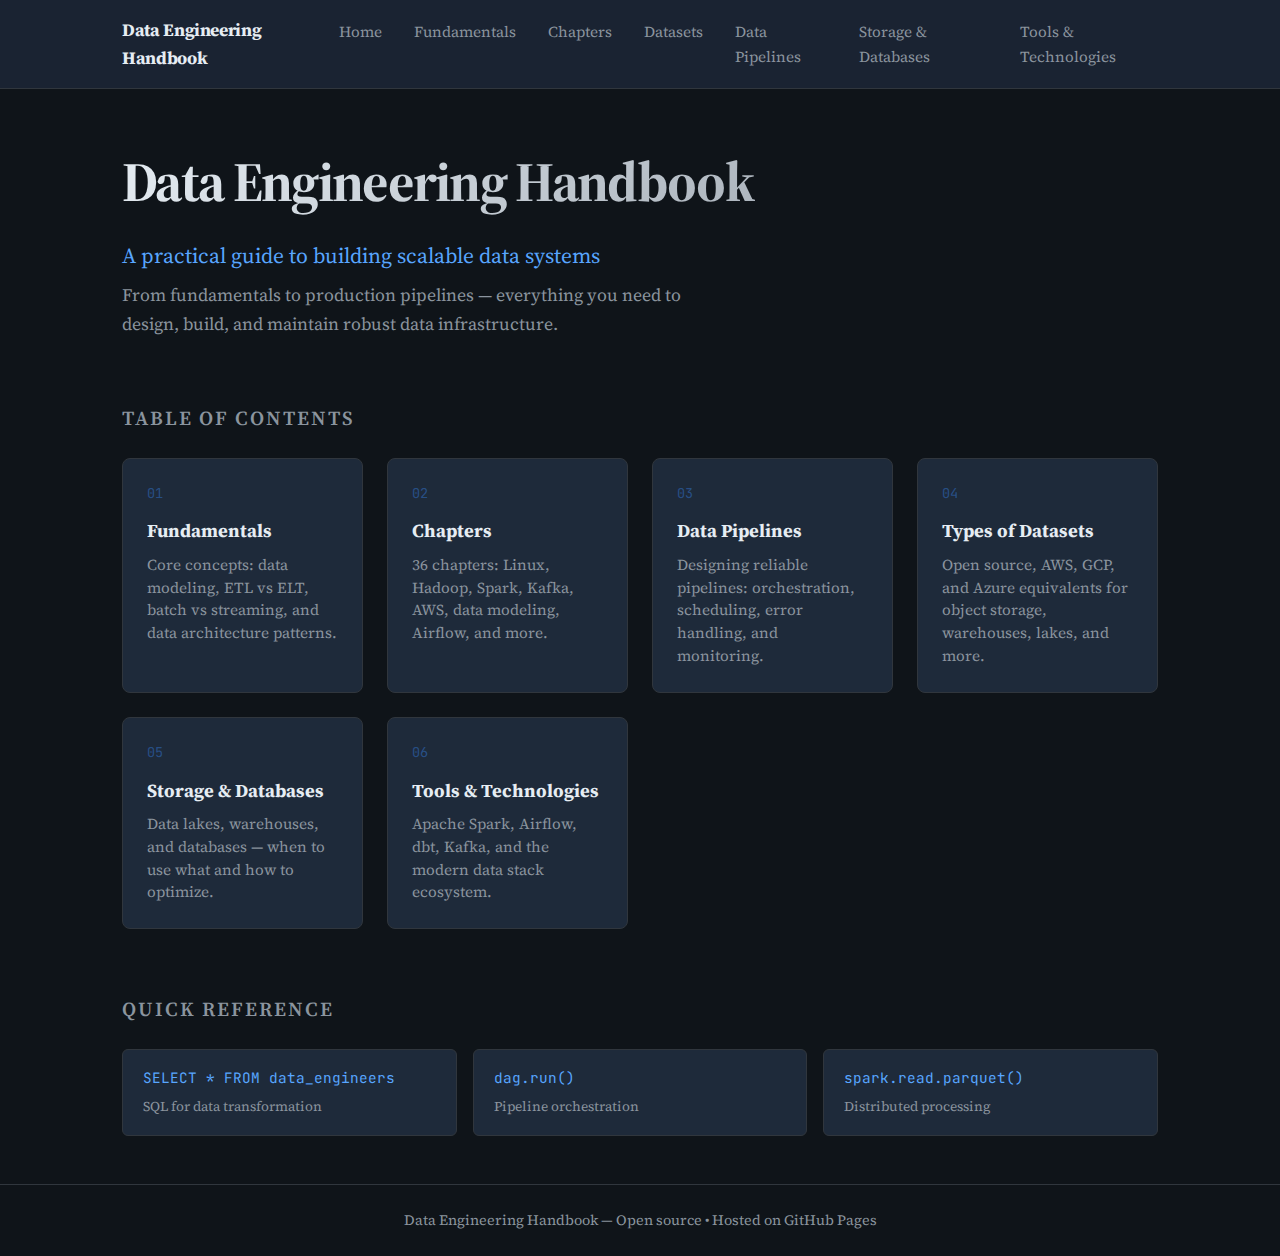
<file: index.html>
<!DOCTYPE html>
<html lang="en">
<head>
  <meta charset="UTF-8">
  <meta name="viewport" content="width=device-width, initial-scale=1.0">
  <title>Data Engineering Handbook</title>
  <link rel="stylesheet" href="styles.css">
  <link rel="preconnect" href="https://fonts.googleapis.com">
  <link rel="preconnect" href="https://fonts.gstatic.com" crossorigin>
  <link href="https://fonts.googleapis.com/css2?family=JetBrains+Mono:wght@400;500;600&family=Source+Serif+4:ital,wght@0,400;0,600;0,700;1,400&display=swap" rel="stylesheet">
</head>
<body>
  <header class="site-header">
    <nav class="nav-container">
      <a href="index.html" class="logo">Data Engineering Handbook</a>
      <ul class="nav-links">
        <li><a href="index.html">Home</a></li>
        <li><a href="fundamentals.html">Fundamentals</a></li>
        <li><a href="chapters.html">Chapters</a></li>
        <li><a href="datasets.html">Datasets</a></li>
        <li><a href="pipelines.html">Data Pipelines</a></li>
        <li><a href="storage.html">Storage & Databases</a></li>
        <li><a href="tools.html">Tools & Technologies</a></li>
      </ul>
    </nav>
  </header>

  <main class="main-content">
    <section class="hero">
      <h1>Data Engineering Handbook</h1>
      <p class="tagline">A practical guide to building scalable data systems</p>
      <p class="hero-desc">From fundamentals to production pipelines — everything you need to design, build, and maintain robust data infrastructure.</p>
    </section>

    <section class="toc-section">
      <h2>Table of Contents</h2>
      <div class="toc-grid">
        <a href="fundamentals.html" class="toc-card">
          <span class="toc-icon">01</span>
          <h3>Fundamentals</h3>
          <p>Core concepts: data modeling, ETL vs ELT, batch vs streaming, and data architecture patterns.</p>
        </a>
        <a href="chapters.html" class="toc-card">
          <span class="toc-icon">02</span>
          <h3>Chapters</h3>
          <p>36 chapters: Linux, Hadoop, Spark, Kafka, AWS, data modeling, Airflow, and more.</p>
        </a>
        <a href="pipelines.html" class="toc-card">
          <span class="toc-icon">03</span>
          <h3>Data Pipelines</h3>
          <p>Designing reliable pipelines: orchestration, scheduling, error handling, and monitoring.</p>
        </a>
        <a href="datasets.html" class="toc-card">
          <span class="toc-icon">04</span>
          <h3>Types of Datasets</h3>
          <p>Open source, AWS, GCP, and Azure equivalents for object storage, warehouses, lakes, and more.</p>
        </a>
        <a href="storage.html" class="toc-card">
          <span class="toc-icon">05</span>
          <h3>Storage & Databases</h3>
          <p>Data lakes, warehouses, and databases — when to use what and how to optimize.</p>
        </a>
        <a href="tools.html" class="toc-card">
          <span class="toc-icon">06</span>
          <h3>Tools & Technologies</h3>
          <p>Apache Spark, Airflow, dbt, Kafka, and the modern data stack ecosystem.</p>
        </a>
      </div>
    </section>

    <section class="quick-links">
      <h2>Quick Reference</h2>
      <div class="quick-grid">
        <div class="quick-item">
          <code>SELECT * FROM data_engineers</code>
          <span>SQL for data transformation</span>
        </div>
        <div class="quick-item">
          <code>dag.run()</code>
          <span>Pipeline orchestration</span>
        </div>
        <div class="quick-item">
          <code>spark.read.parquet()</code>
          <span>Distributed processing</span>
        </div>
      </div>
    </section>
  </main>

  <footer class="site-footer">
    <p>Data Engineering Handbook — Open source • Hosted on GitHub Pages</p>
  </footer>
</body>
</html>
</file>
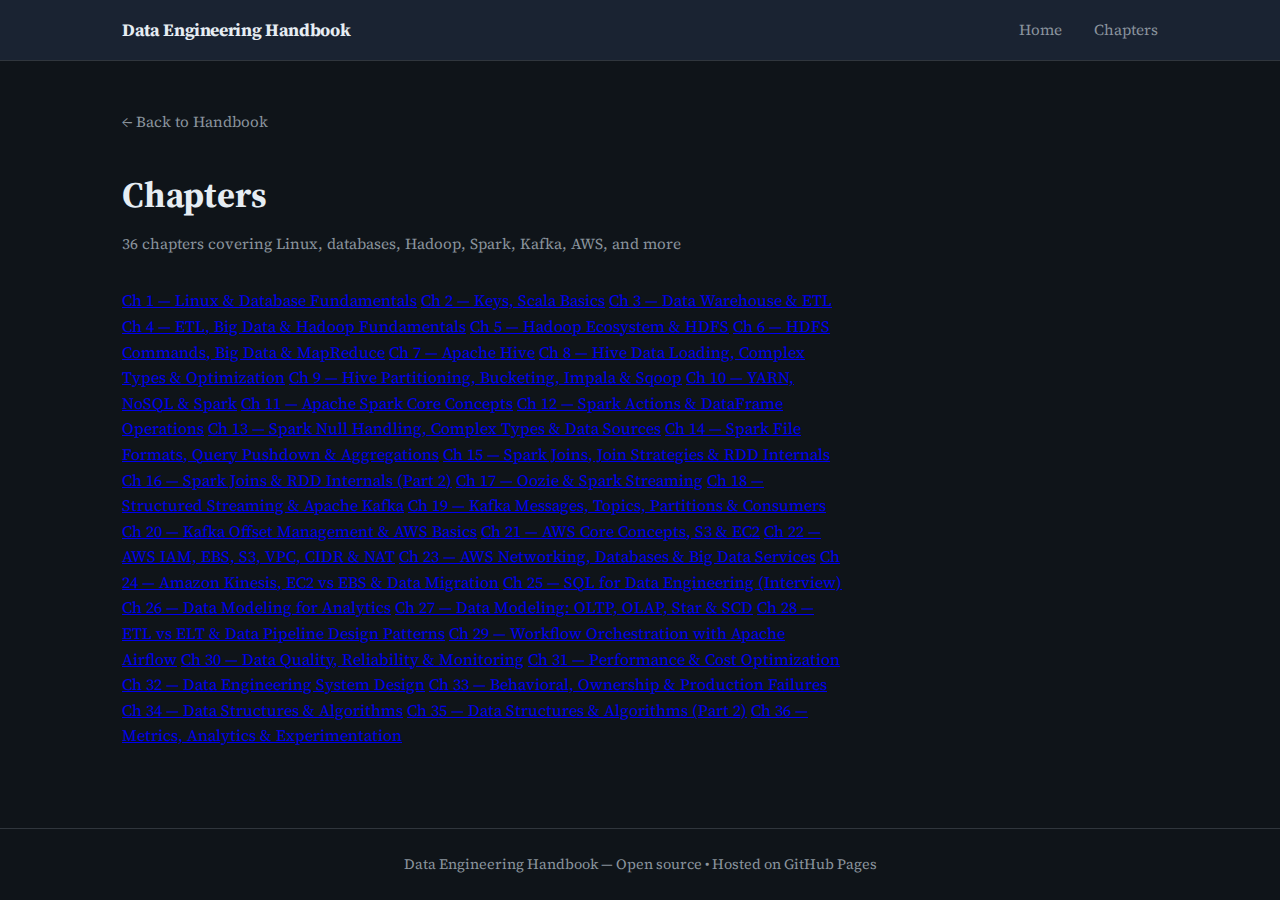
<file: chapters.html>
<!DOCTYPE html>
<html lang="en">
<head>
  <meta charset="UTF-8">
  <meta name="viewport" content="width=device-width, initial-scale=1.0">
  <title>Chapters | Data Engineering Handbook</title>
  <link rel="stylesheet" href="styles.css">
  <link rel="preconnect" href="https://fonts.googleapis.com">
  <link rel="preconnect" href="https://fonts.gstatic.com" crossorigin>
  <link href="https://fonts.googleapis.com/css2?family=JetBrains+Mono:wght@400;500;600&family=Source+Serif+4:ital,wght@0,400;0,600;0,700;1,400&display=swap" rel="stylesheet">
</head>
<body>
  <header class="site-header">
    <nav class="nav-container">
      <a href="index.html" class="logo">Data Engineering Handbook</a>
      <ul class="nav-links">
        <li><a href="index.html">Home</a></li>
        <li><a href="chapters.html">Chapters</a></li>
      </ul>
    </nav>
  </header>

  <main class="main-content">
    <a href="index.html" class="back-link">← Back to Handbook</a>
    
    <section class="article-content">
      <h1>Chapters</h1>
      <p class="meta">36 chapters covering Linux, databases, Hadoop, Spark, Kafka, AWS, and more</p>

      <div class="chapters-list">
        <a href="chapter.html?n=1" class="chapter-link">Ch 1 — Linux & Database Fundamentals</a>
        <a href="chapter.html?n=2" class="chapter-link">Ch 2 — Keys, Scala Basics</a>
        <a href="chapter.html?n=3" class="chapter-link">Ch 3 — Data Warehouse & ETL</a>
        <a href="chapter.html?n=4" class="chapter-link">Ch 4 — ETL, Big Data & Hadoop Fundamentals</a>
        <a href="chapter.html?n=5" class="chapter-link">Ch 5 — Hadoop Ecosystem & HDFS</a>
        <a href="chapter.html?n=6" class="chapter-link">Ch 6 — HDFS Commands, Big Data & MapReduce</a>
        <a href="chapter.html?n=7" class="chapter-link">Ch 7 — Apache Hive</a>
        <a href="chapter.html?n=8" class="chapter-link">Ch 8 — Hive Data Loading, Complex Types & Optimization</a>
        <a href="chapter.html?n=9" class="chapter-link">Ch 9 — Hive Partitioning, Bucketing, Impala & Sqoop</a>
        <a href="chapter.html?n=10" class="chapter-link">Ch 10 — YARN, NoSQL & Spark</a>
        <a href="chapter.html?n=11" class="chapter-link">Ch 11 — Apache Spark Core Concepts</a>
        <a href="chapter.html?n=12" class="chapter-link">Ch 12 — Spark Actions & DataFrame Operations</a>
        <a href="chapter.html?n=13" class="chapter-link">Ch 13 — Spark Null Handling, Complex Types & Data Sources</a>
        <a href="chapter.html?n=14" class="chapter-link">Ch 14 — Spark File Formats, Query Pushdown & Aggregations</a>
        <a href="chapter.html?n=15" class="chapter-link">Ch 15 — Spark Joins, Join Strategies & RDD Internals</a>
        <a href="chapter.html?n=16" class="chapter-link">Ch 16 — Spark Joins & RDD Internals (Part 2)</a>
        <a href="chapter.html?n=17" class="chapter-link">Ch 17 — Oozie & Spark Streaming</a>
        <a href="chapter.html?n=18" class="chapter-link">Ch 18 — Structured Streaming & Apache Kafka</a>
        <a href="chapter.html?n=19" class="chapter-link">Ch 19 — Kafka Messages, Topics, Partitions & Consumers</a>
        <a href="chapter.html?n=20" class="chapter-link">Ch 20 — Kafka Offset Management & AWS Basics</a>
        <a href="chapter.html?n=21" class="chapter-link">Ch 21 — AWS Core Concepts, S3 & EC2</a>
        <a href="chapter.html?n=22" class="chapter-link">Ch 22 — AWS IAM, EBS, S3, VPC, CIDR & NAT</a>
        <a href="chapter.html?n=23" class="chapter-link">Ch 23 — AWS Networking, Databases & Big Data Services</a>
        <a href="chapter.html?n=24" class="chapter-link">Ch 24 — Amazon Kinesis, EC2 vs EBS & Data Migration</a>
        <a href="chapter.html?n=25" class="chapter-link">Ch 25 — SQL for Data Engineering (Interview)</a>
        <a href="chapter.html?n=26" class="chapter-link">Ch 26 — Data Modeling for Analytics</a>
        <a href="chapter.html?n=27" class="chapter-link">Ch 27 — Data Modeling: OLTP, OLAP, Star & SCD</a>
        <a href="chapter.html?n=28" class="chapter-link">Ch 28 — ETL vs ELT & Data Pipeline Design Patterns</a>
        <a href="chapter.html?n=29" class="chapter-link">Ch 29 — Workflow Orchestration with Apache Airflow</a>
        <a href="chapter.html?n=30" class="chapter-link">Ch 30 — Data Quality, Reliability & Monitoring</a>
        <a href="chapter.html?n=31" class="chapter-link">Ch 31 — Performance & Cost Optimization</a>
        <a href="chapter.html?n=32" class="chapter-link">Ch 32 — Data Engineering System Design</a>
        <a href="chapter.html?n=33" class="chapter-link">Ch 33 — Behavioral, Ownership & Production Failures</a>
        <a href="chapter.html?n=34" class="chapter-link">Ch 34 — Data Structures & Algorithms</a>
        <a href="chapter.html?n=35" class="chapter-link">Ch 35 — Data Structures & Algorithms (Part 2)</a>
        <a href="chapter.html?n=36" class="chapter-link">Ch 36 — Metrics, Analytics & Experimentation</a>
      </div>
    </section>
  </main>

  <footer class="site-footer">
    <p>Data Engineering Handbook — Open source • Hosted on GitHub Pages</p>
  </footer>
</body>
</html>
</file>
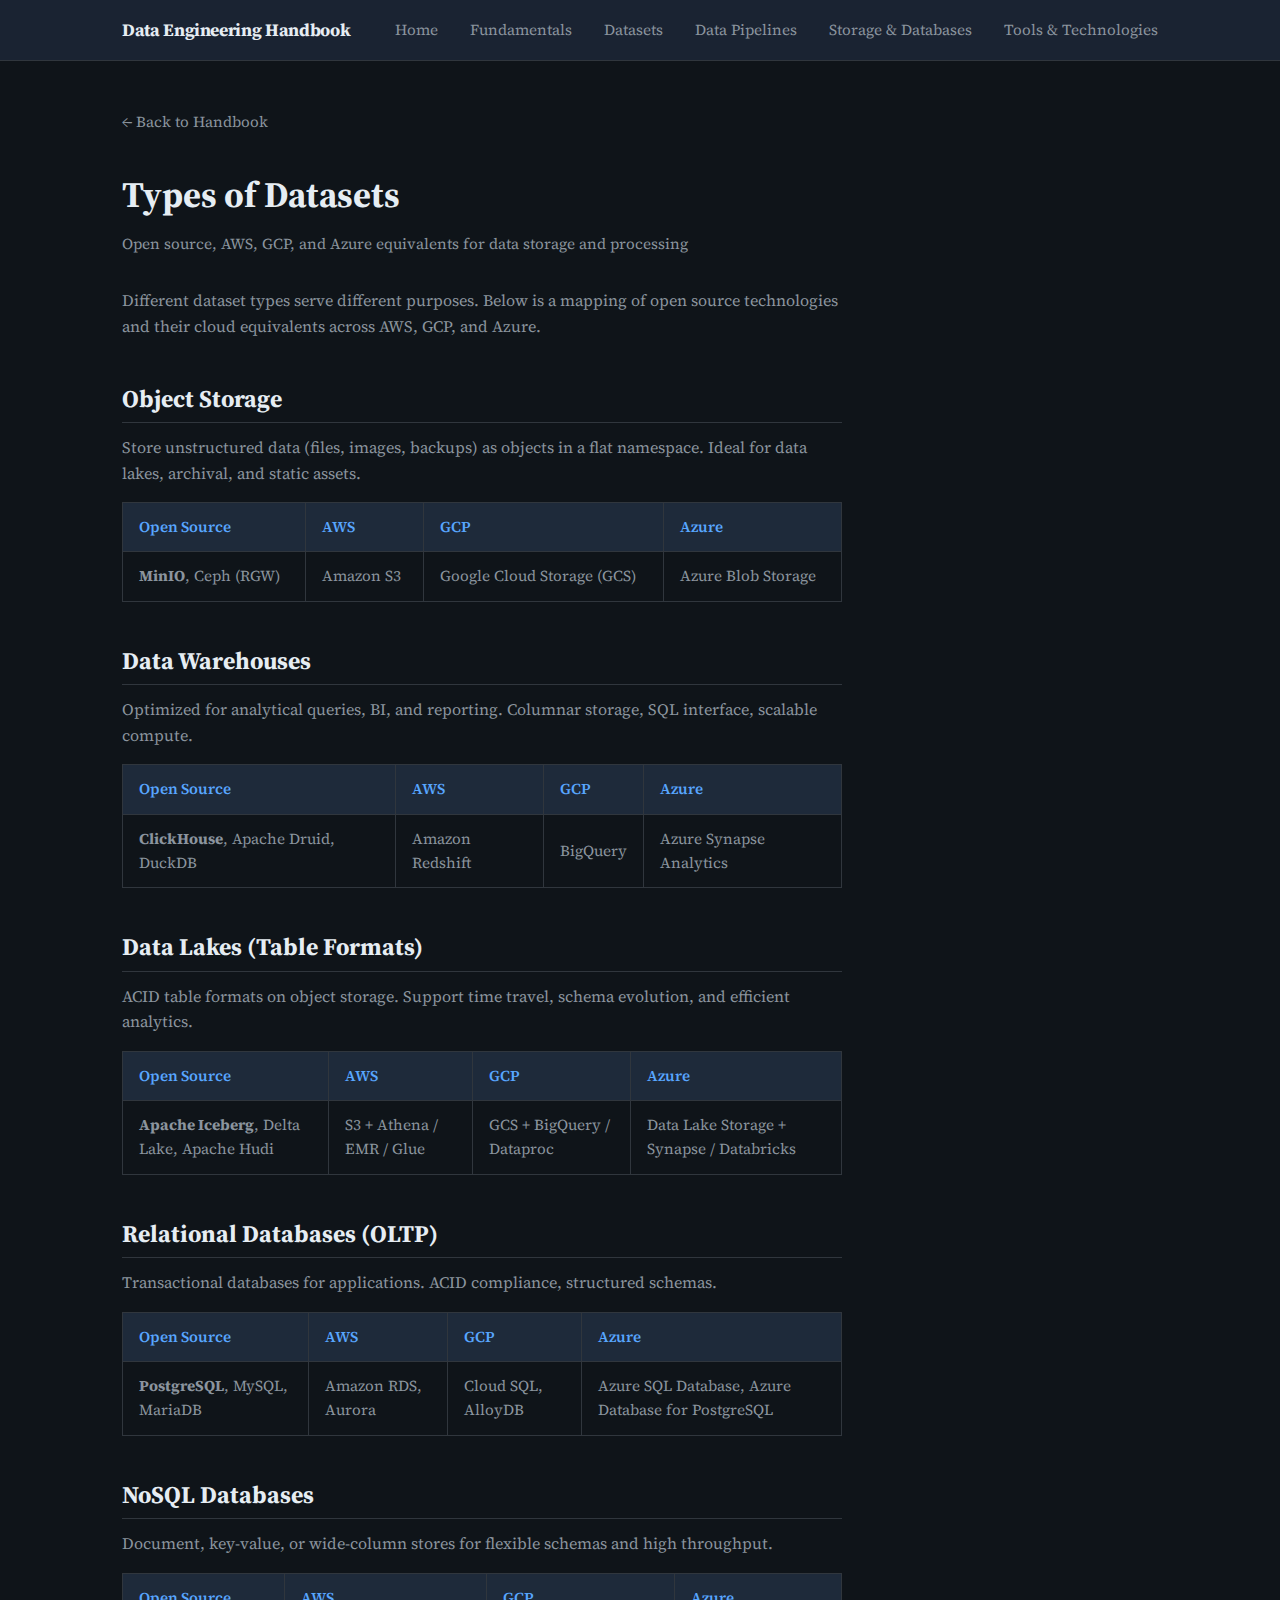
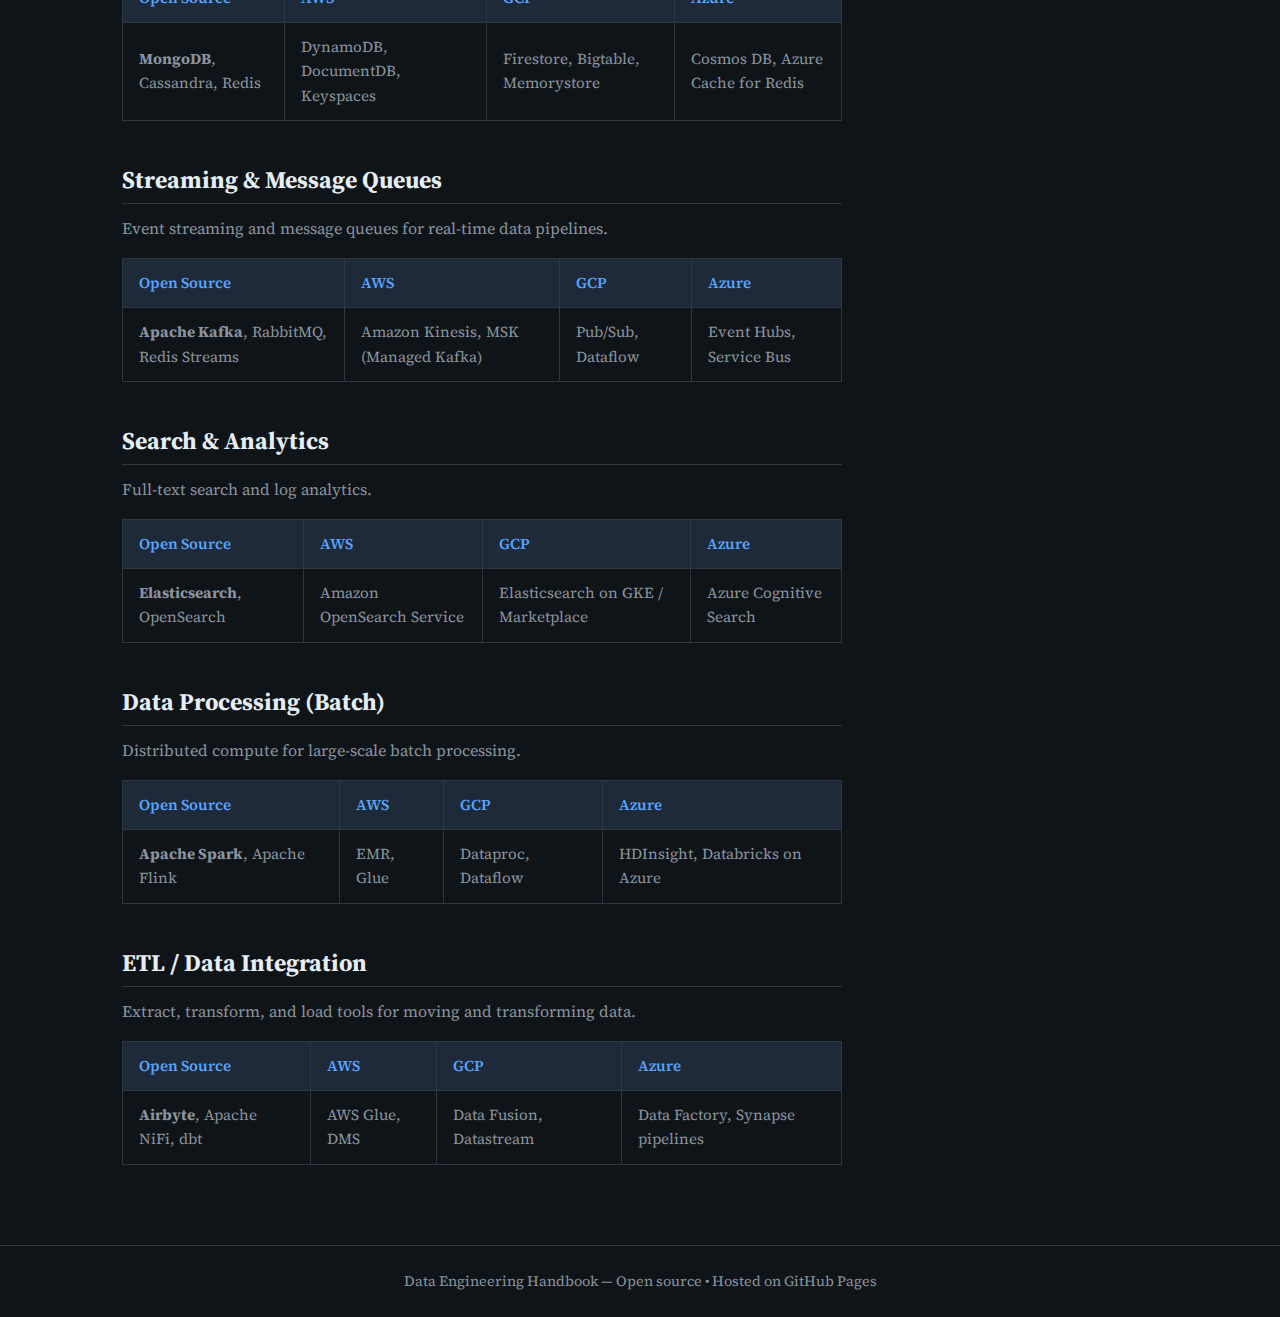
<file: datasets.html>
<!DOCTYPE html>
<html lang="en">
<head>
  <meta charset="UTF-8">
  <meta name="viewport" content="width=device-width, initial-scale=1.0">
  <title>Types of Datasets | Data Engineering Handbook</title>
  <link rel="stylesheet" href="styles.css">
  <link rel="preconnect" href="https://fonts.googleapis.com">
  <link rel="preconnect" href="https://fonts.gstatic.com" crossorigin>
  <link href="https://fonts.googleapis.com/css2?family=JetBrains+Mono:wght@400;500;600&family=Source+Serif+4:ital,wght@0,400;0,600;0,700;1,400&display=swap" rel="stylesheet">
</head>
<body>
  <header class="site-header">
    <nav class="nav-container">
      <a href="index.html" class="logo">Data Engineering Handbook</a>
      <ul class="nav-links">
        <li><a href="index.html">Home</a></li>
        <li><a href="fundamentals.html">Fundamentals</a></li>
        <li><a href="datasets.html">Datasets</a></li>
        <li><a href="pipelines.html">Data Pipelines</a></li>
        <li><a href="storage.html">Storage & Databases</a></li>
        <li><a href="tools.html">Tools & Technologies</a></li>
      </ul>
    </nav>
  </header>

  <main class="main-content">
    <a href="index.html" class="back-link">← Back to Handbook</a>
    
    <article class="article-content">
      <h1>Types of Datasets</h1>
      <p class="meta">Open source, AWS, GCP, and Azure equivalents for data storage and processing</p>

      <p>Different dataset types serve different purposes. Below is a mapping of open source technologies and their cloud equivalents across AWS, GCP, and Azure.</p>

      <h2>Object Storage</h2>
      <p>Store unstructured data (files, images, backups) as objects in a flat namespace. Ideal for data lakes, archival, and static assets.</p>
      <div class="comparison-table">
        <table>
          <thead>
            <tr>
              <th>Open Source</th>
              <th>AWS</th>
              <th>GCP</th>
              <th>Azure</th>
            </tr>
          </thead>
          <tbody>
            <tr>
              <td><strong>MinIO</strong>, Ceph (RGW)</td>
              <td>Amazon S3</td>
              <td>Google Cloud Storage (GCS)</td>
              <td>Azure Blob Storage</td>
            </tr>
          </tbody>
        </table>
      </div>

      <h2>Data Warehouses</h2>
      <p>Optimized for analytical queries, BI, and reporting. Columnar storage, SQL interface, scalable compute.</p>
      <div class="comparison-table">
        <table>
          <thead>
            <tr>
              <th>Open Source</th>
              <th>AWS</th>
              <th>GCP</th>
              <th>Azure</th>
            </tr>
          </thead>
          <tbody>
            <tr>
              <td><strong>ClickHouse</strong>, Apache Druid, DuckDB</td>
              <td>Amazon Redshift</td>
              <td>BigQuery</td>
              <td>Azure Synapse Analytics</td>
            </tr>
          </tbody>
        </table>
      </div>

      <h2>Data Lakes (Table Formats)</h2>
      <p>ACID table formats on object storage. Support time travel, schema evolution, and efficient analytics.</p>
      <div class="comparison-table">
        <table>
          <thead>
            <tr>
              <th>Open Source</th>
              <th>AWS</th>
              <th>GCP</th>
              <th>Azure</th>
            </tr>
          </thead>
          <tbody>
            <tr>
              <td><strong>Apache Iceberg</strong>, Delta Lake, Apache Hudi</td>
              <td>S3 + Athena / EMR / Glue</td>
              <td>GCS + BigQuery / Dataproc</td>
              <td>Data Lake Storage + Synapse / Databricks</td>
            </tr>
          </tbody>
        </table>
      </div>

      <h2>Relational Databases (OLTP)</h2>
      <p>Transactional databases for applications. ACID compliance, structured schemas.</p>
      <div class="comparison-table">
        <table>
          <thead>
            <tr>
              <th>Open Source</th>
              <th>AWS</th>
              <th>GCP</th>
              <th>Azure</th>
            </tr>
          </thead>
          <tbody>
            <tr>
              <td><strong>PostgreSQL</strong>, MySQL, MariaDB</td>
              <td>Amazon RDS, Aurora</td>
              <td>Cloud SQL, AlloyDB</td>
              <td>Azure SQL Database, Azure Database for PostgreSQL</td>
            </tr>
          </tbody>
        </table>
      </div>

      <h2>NoSQL Databases</h2>
      <p>Document, key-value, or wide-column stores for flexible schemas and high throughput.</p>
      <div class="comparison-table">
        <table>
          <thead>
            <tr>
              <th>Open Source</th>
              <th>AWS</th>
              <th>GCP</th>
              <th>Azure</th>
            </tr>
          </thead>
          <tbody>
            <tr>
              <td><strong>MongoDB</strong>, Cassandra, Redis</td>
              <td>DynamoDB, DocumentDB, Keyspaces</td>
              <td>Firestore, Bigtable, Memorystore</td>
              <td>Cosmos DB, Azure Cache for Redis</td>
            </tr>
          </tbody>
        </table>
      </div>

      <h2>Streaming & Message Queues</h2>
      <p>Event streaming and message queues for real-time data pipelines.</p>
      <div class="comparison-table">
        <table>
          <thead>
            <tr>
              <th>Open Source</th>
              <th>AWS</th>
              <th>GCP</th>
              <th>Azure</th>
            </tr>
          </thead>
          <tbody>
            <tr>
              <td><strong>Apache Kafka</strong>, RabbitMQ, Redis Streams</td>
              <td>Amazon Kinesis, MSK (Managed Kafka)</td>
              <td>Pub/Sub, Dataflow</td>
              <td>Event Hubs, Service Bus</td>
            </tr>
          </tbody>
        </table>
      </div>

      <h2>Search & Analytics</h2>
      <p>Full-text search and log analytics.</p>
      <div class="comparison-table">
        <table>
          <thead>
            <tr>
              <th>Open Source</th>
              <th>AWS</th>
              <th>GCP</th>
              <th>Azure</th>
            </tr>
          </thead>
          <tbody>
            <tr>
              <td><strong>Elasticsearch</strong>, OpenSearch</td>
              <td>Amazon OpenSearch Service</td>
              <td>Elasticsearch on GKE / Marketplace</td>
              <td>Azure Cognitive Search</td>
            </tr>
          </tbody>
        </table>
      </div>

      <h2>Data Processing (Batch)</h2>
      <p>Distributed compute for large-scale batch processing.</p>
      <div class="comparison-table">
        <table>
          <thead>
            <tr>
              <th>Open Source</th>
              <th>AWS</th>
              <th>GCP</th>
              <th>Azure</th>
            </tr>
          </thead>
          <tbody>
            <tr>
              <td><strong>Apache Spark</strong>, Apache Flink</td>
              <td>EMR, Glue</td>
              <td>Dataproc, Dataflow</td>
              <td>HDInsight, Databricks on Azure</td>
            </tr>
          </tbody>
        </table>
      </div>

      <h2>ETL / Data Integration</h2>
      <p>Extract, transform, and load tools for moving and transforming data.</p>
      <div class="comparison-table">
        <table>
          <thead>
            <tr>
              <th>Open Source</th>
              <th>AWS</th>
              <th>GCP</th>
              <th>Azure</th>
            </tr>
          </thead>
          <tbody>
            <tr>
              <td><strong>Airbyte</strong>, Apache NiFi, dbt</td>
              <td>AWS Glue, DMS</td>
              <td>Data Fusion, Datastream</td>
              <td>Data Factory, Synapse pipelines</td>
            </tr>
          </tbody>
        </table>
      </div>
    </article>
  </main>

  <footer class="site-footer">
    <p>Data Engineering Handbook — Open source • Hosted on GitHub Pages</p>
  </footer>
</body>
</html>
</file>
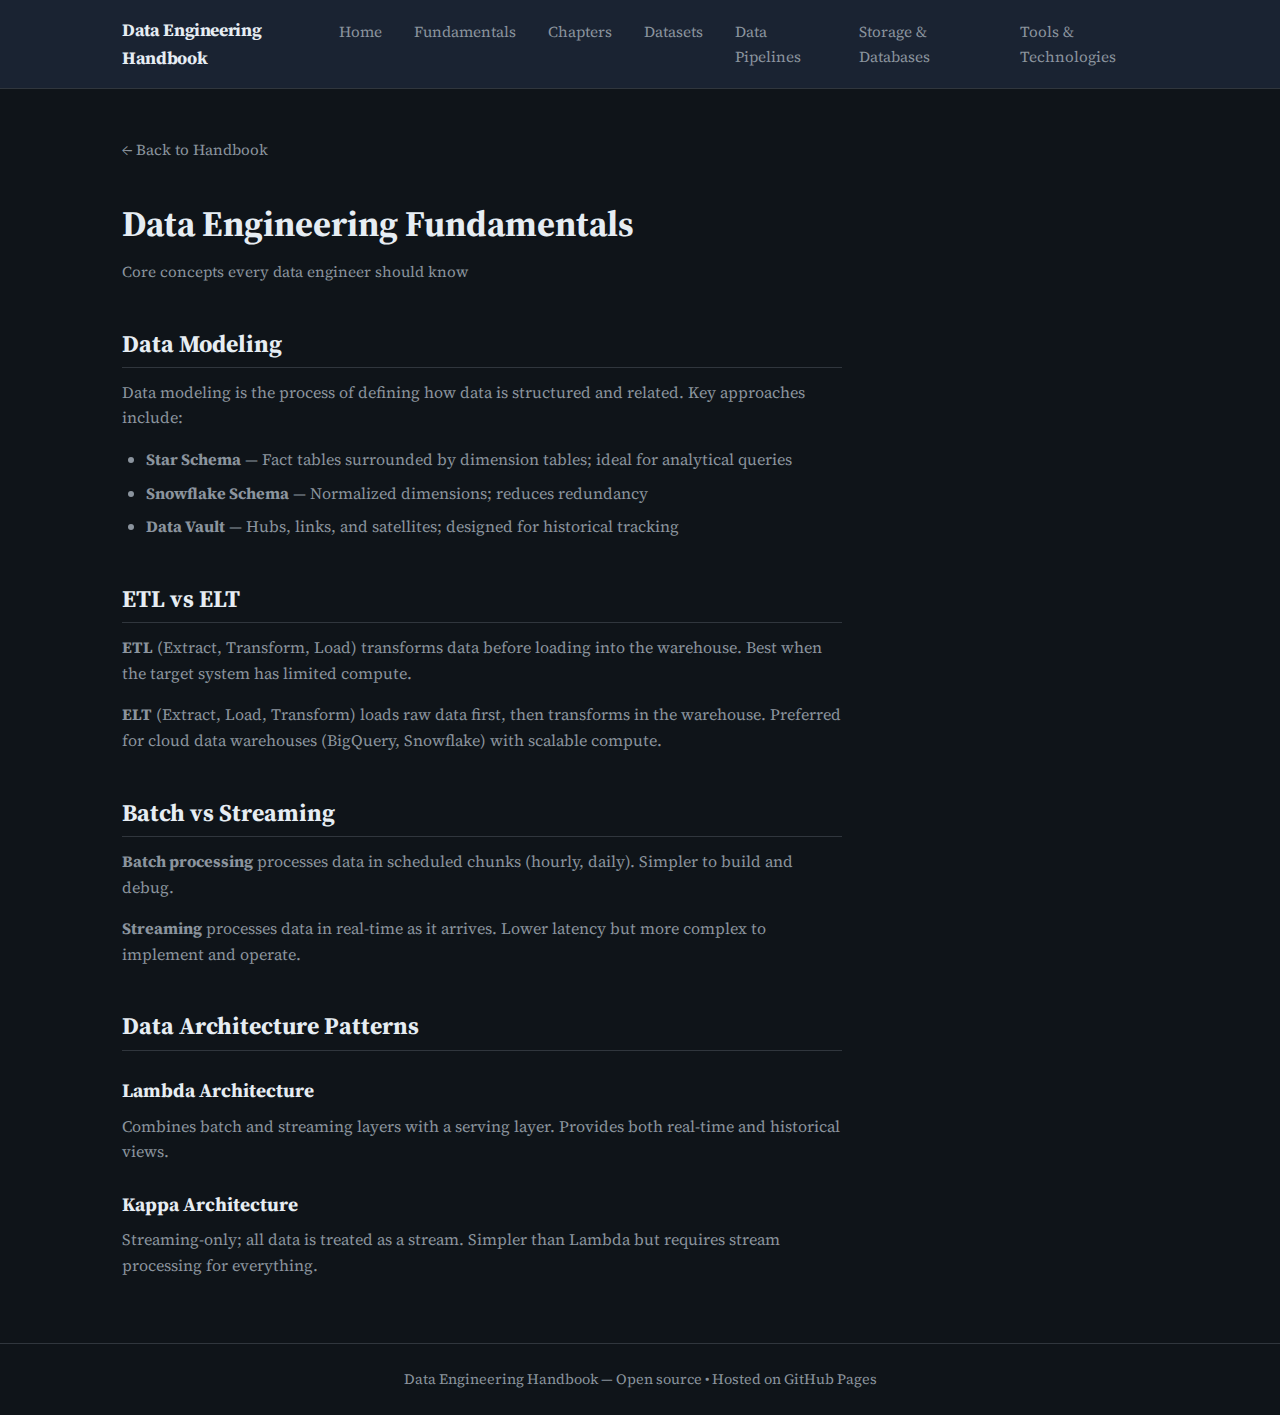
<file: fundamentals.html>
<!DOCTYPE html>
<html lang="en">
<head>
  <meta charset="UTF-8">
  <meta name="viewport" content="width=device-width, initial-scale=1.0">
  <title>Fundamentals | Data Engineering Handbook</title>
  <link rel="stylesheet" href="styles.css">
  <link rel="preconnect" href="https://fonts.googleapis.com">
  <link rel="preconnect" href="https://fonts.gstatic.com" crossorigin>
  <link href="https://fonts.googleapis.com/css2?family=JetBrains+Mono:wght@400;500;600&family=Source+Serif+4:ital,wght@0,400;0,600;0,700;1,400&display=swap" rel="stylesheet">
</head>
<body>
  <header class="site-header">
    <nav class="nav-container">
      <a href="index.html" class="logo">Data Engineering Handbook</a>
      <ul class="nav-links">
        <li><a href="index.html">Home</a></li>
        <li><a href="fundamentals.html">Fundamentals</a></li>
        <li><a href="chapters.html">Chapters</a></li>
        <li><a href="datasets.html">Datasets</a></li>
        <li><a href="pipelines.html">Data Pipelines</a></li>
        <li><a href="storage.html">Storage & Databases</a></li>
        <li><a href="tools.html">Tools & Technologies</a></li>
      </ul>
    </nav>
  </header>

  <main class="main-content">
    <a href="index.html" class="back-link">← Back to Handbook</a>
    
    <article class="article-content">
      <h1>Data Engineering Fundamentals</h1>
      <p class="meta">Core concepts every data engineer should know</p>

      <h2>Data Modeling</h2>
      <p>Data modeling is the process of defining how data is structured and related. Key approaches include:</p>
      <ul>
        <li><strong>Star Schema</strong> — Fact tables surrounded by dimension tables; ideal for analytical queries</li>
        <li><strong>Snowflake Schema</strong> — Normalized dimensions; reduces redundancy</li>
        <li><strong>Data Vault</strong> — Hubs, links, and satellites; designed for historical tracking</li>
      </ul>

      <h2>ETL vs ELT</h2>
      <p><strong>ETL</strong> (Extract, Transform, Load) transforms data before loading into the warehouse. Best when the target system has limited compute.</p>
      <p><strong>ELT</strong> (Extract, Load, Transform) loads raw data first, then transforms in the warehouse. Preferred for cloud data warehouses (BigQuery, Snowflake) with scalable compute.</p>

      <h2>Batch vs Streaming</h2>
      <p><strong>Batch processing</strong> processes data in scheduled chunks (hourly, daily). Simpler to build and debug.</p>
      <p><strong>Streaming</strong> processes data in real-time as it arrives. Lower latency but more complex to implement and operate.</p>

      <h2>Data Architecture Patterns</h2>
      <h3>Lambda Architecture</h3>
      <p>Combines batch and streaming layers with a serving layer. Provides both real-time and historical views.</p>
      <h3>Kappa Architecture</h3>
      <p>Streaming-only; all data is treated as a stream. Simpler than Lambda but requires stream processing for everything.</p>
    </article>
  </main>

  <footer class="site-footer">
    <p>Data Engineering Handbook — Open source • Hosted on GitHub Pages</p>
  </footer>
</body>
</html>
</file>
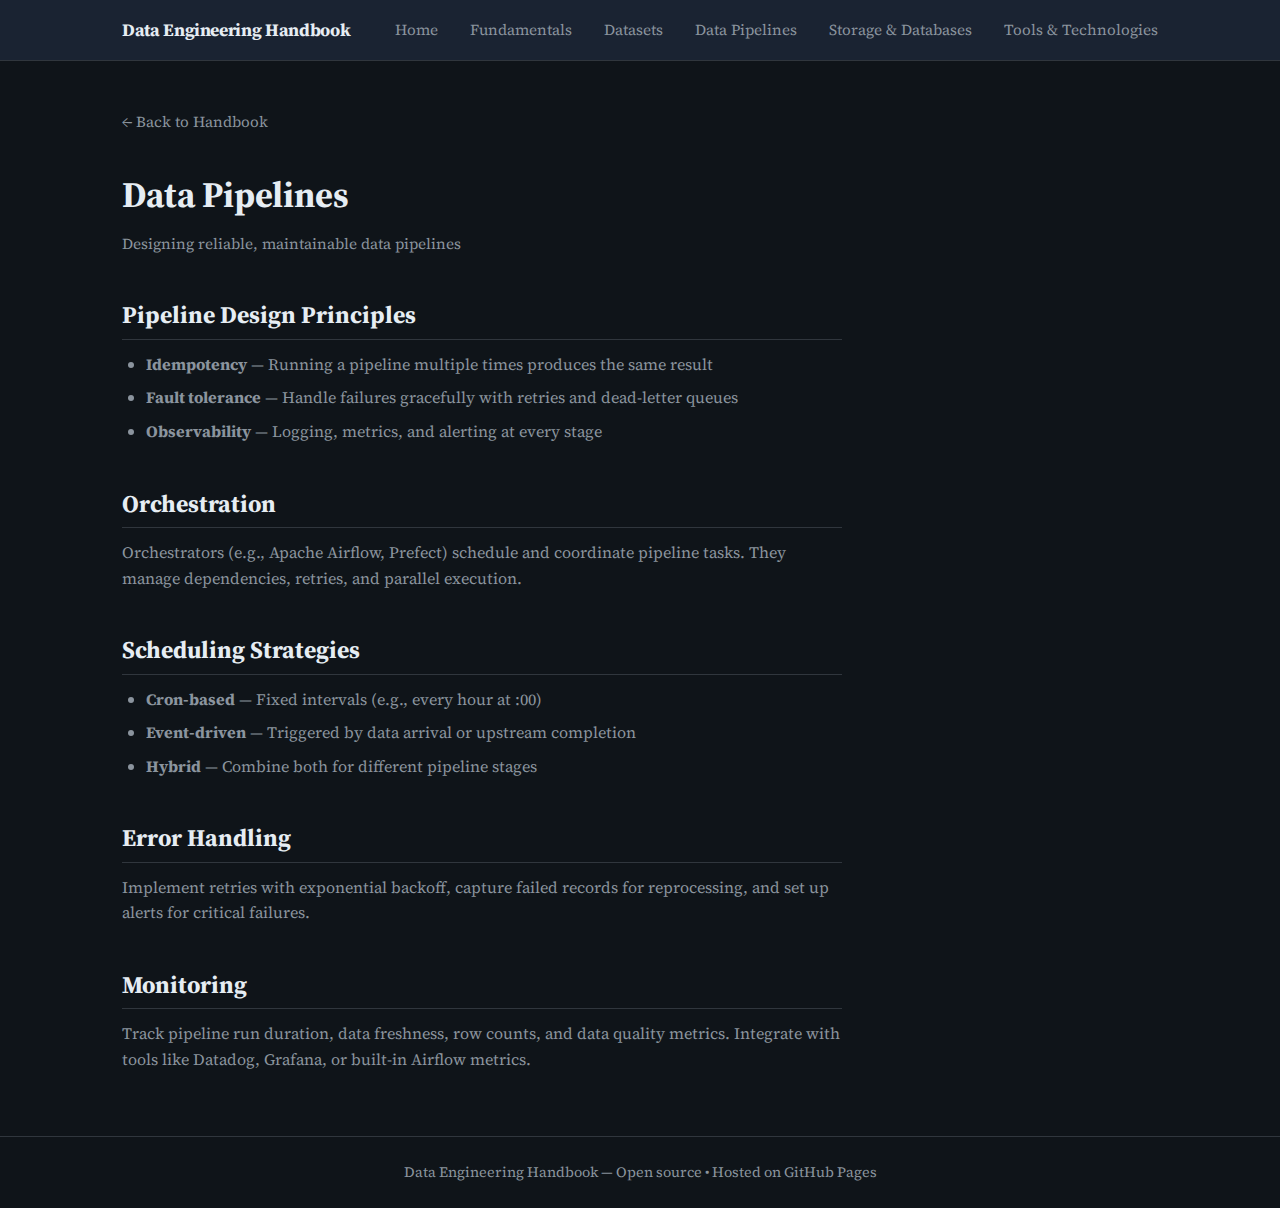
<file: pipelines.html>
<!DOCTYPE html>
<html lang="en">
<head>
  <meta charset="UTF-8">
  <meta name="viewport" content="width=device-width, initial-scale=1.0">
  <title>Data Pipelines | Data Engineering Handbook</title>
  <link rel="stylesheet" href="styles.css">
  <link rel="preconnect" href="https://fonts.googleapis.com">
  <link rel="preconnect" href="https://fonts.gstatic.com" crossorigin>
  <link href="https://fonts.googleapis.com/css2?family=JetBrains+Mono:wght@400;500;600&family=Source+Serif+4:ital,wght@0,400;0,600;0,700;1,400&display=swap" rel="stylesheet">
</head>
<body>
  <header class="site-header">
    <nav class="nav-container">
      <a href="index.html" class="logo">Data Engineering Handbook</a>
      <ul class="nav-links">
        <li><a href="index.html">Home</a></li>
        <li><a href="fundamentals.html">Fundamentals</a></li>
        <li><a href="datasets.html">Datasets</a></li>
        <li><a href="pipelines.html">Data Pipelines</a></li>
        <li><a href="storage.html">Storage & Databases</a></li>
        <li><a href="tools.html">Tools & Technologies</a></li>
      </ul>
    </nav>
  </header>

  <main class="main-content">
    <a href="index.html" class="back-link">← Back to Handbook</a>
    
    <article class="article-content">
      <h1>Data Pipelines</h1>
      <p class="meta">Designing reliable, maintainable data pipelines</p>

      <h2>Pipeline Design Principles</h2>
      <ul>
        <li><strong>Idempotency</strong> — Running a pipeline multiple times produces the same result</li>
        <li><strong>Fault tolerance</strong> — Handle failures gracefully with retries and dead-letter queues</li>
        <li><strong>Observability</strong> — Logging, metrics, and alerting at every stage</li>
      </ul>

      <h2>Orchestration</h2>
      <p>Orchestrators (e.g., Apache Airflow, Prefect) schedule and coordinate pipeline tasks. They manage dependencies, retries, and parallel execution.</p>

      <h2>Scheduling Strategies</h2>
      <ul>
        <li><strong>Cron-based</strong> — Fixed intervals (e.g., every hour at :00)</li>
        <li><strong>Event-driven</strong> — Triggered by data arrival or upstream completion</li>
        <li><strong>Hybrid</strong> — Combine both for different pipeline stages</li>
      </ul>

      <h2>Error Handling</h2>
      <p>Implement retries with exponential backoff, capture failed records for reprocessing, and set up alerts for critical failures.</p>

      <h2>Monitoring</h2>
      <p>Track pipeline run duration, data freshness, row counts, and data quality metrics. Integrate with tools like Datadog, Grafana, or built-in Airflow metrics.</p>
    </article>
  </main>

  <footer class="site-footer">
    <p>Data Engineering Handbook — Open source • Hosted on GitHub Pages</p>
  </footer>
</body>
</html>
</file>
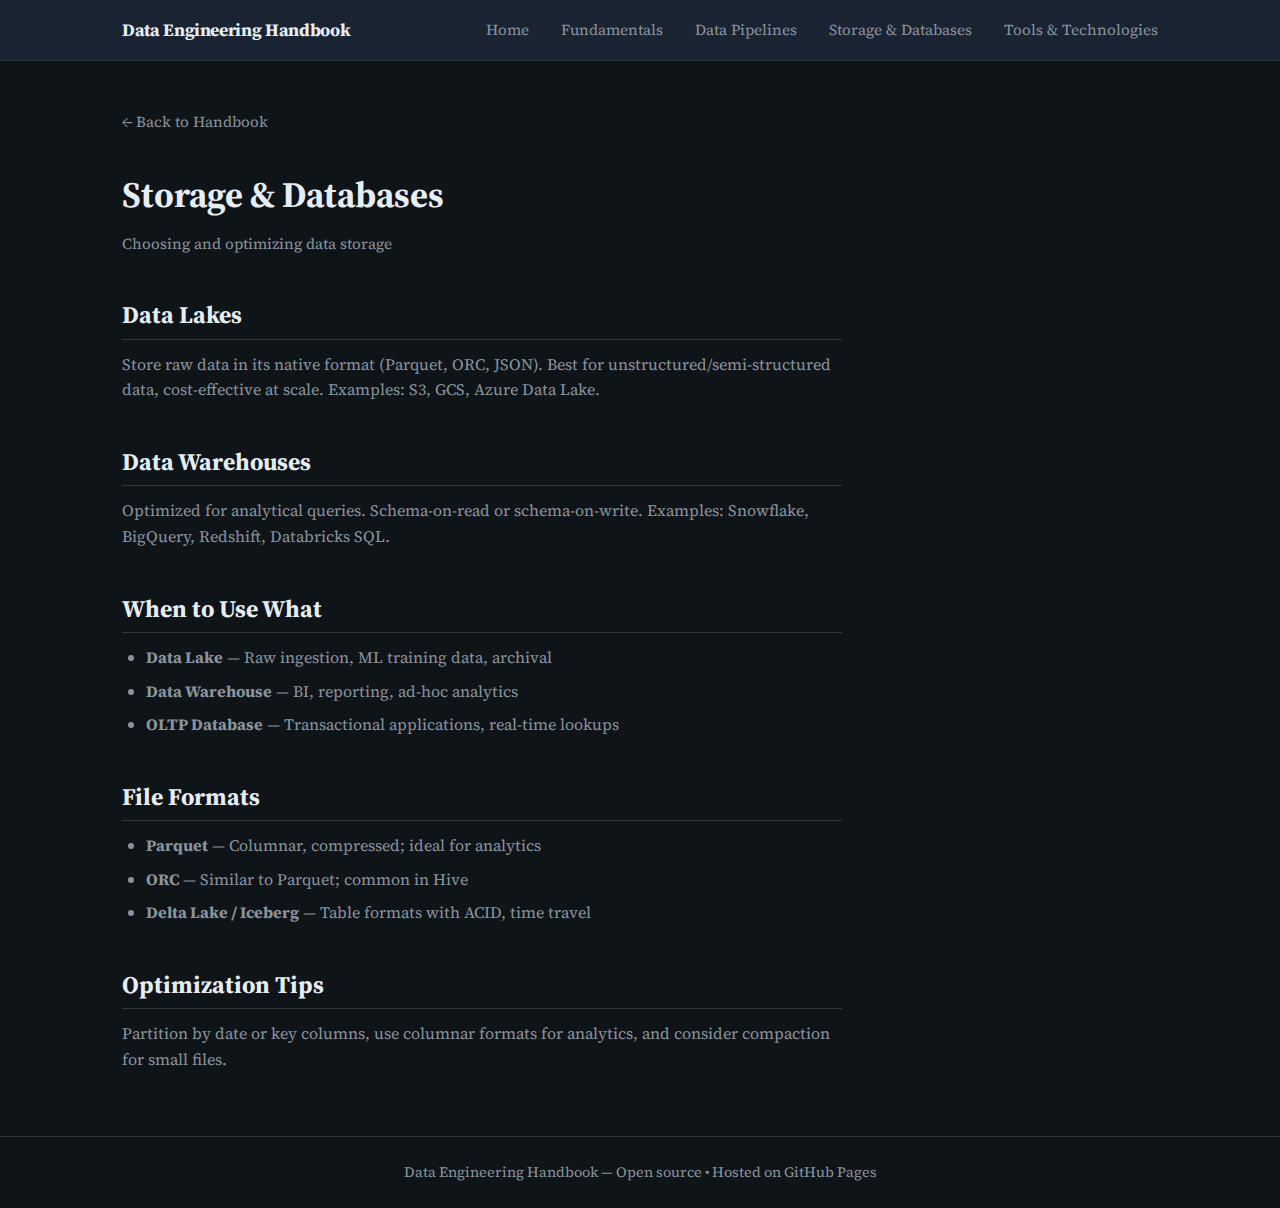
<file: storage.html>
<!DOCTYPE html>
<html lang="en">
<head>
  <meta charset="UTF-8">
  <meta name="viewport" content="width=device-width, initial-scale=1.0">
  <title>Storage & Databases | Data Engineering Handbook</title>
  <link rel="stylesheet" href="styles.css">
  <link rel="preconnect" href="https://fonts.googleapis.com">
  <link rel="preconnect" href="https://fonts.gstatic.com" crossorigin>
  <link href="https://fonts.googleapis.com/css2?family=JetBrains+Mono:wght@400;500;600&family=Source+Serif+4:ital,wght@0,400;0,600;0,700;1,400&display=swap" rel="stylesheet">
</head>
<body>
  <header class="site-header">
    <nav class="nav-container">
      <a href="index.html" class="logo">Data Engineering Handbook</a>
      <ul class="nav-links">
        <li><a href="index.html">Home</a></li>
        <li><a href="fundamentals.html">Fundamentals</a></li>
        <li><a href="pipelines.html">Data Pipelines</a></li>
        <li><a href="storage.html">Storage & Databases</a></li>
        <li><a href="tools.html">Tools & Technologies</a></li>
      </ul>
    </nav>
  </header>

  <main class="main-content">
    <a href="index.html" class="back-link">← Back to Handbook</a>
    
    <article class="article-content">
      <h1>Storage & Databases</h1>
      <p class="meta">Choosing and optimizing data storage</p>

      <h2>Data Lakes</h2>
      <p>Store raw data in its native format (Parquet, ORC, JSON). Best for unstructured/semi-structured data, cost-effective at scale. Examples: S3, GCS, Azure Data Lake.</p>

      <h2>Data Warehouses</h2>
      <p>Optimized for analytical queries. Schema-on-read or schema-on-write. Examples: Snowflake, BigQuery, Redshift, Databricks SQL.</p>

      <h2>When to Use What</h2>
      <ul>
        <li><strong>Data Lake</strong> — Raw ingestion, ML training data, archival</li>
        <li><strong>Data Warehouse</strong> — BI, reporting, ad-hoc analytics</li>
        <li><strong>OLTP Database</strong> — Transactional applications, real-time lookups</li>
      </ul>

      <h2>File Formats</h2>
      <ul>
        <li><strong>Parquet</strong> — Columnar, compressed; ideal for analytics</li>
        <li><strong>ORC</strong> — Similar to Parquet; common in Hive</li>
        <li><strong>Delta Lake / Iceberg</strong> — Table formats with ACID, time travel</li>
      </ul>

      <h2>Optimization Tips</h2>
      <p>Partition by date or key columns, use columnar formats for analytics, and consider compaction for small files.</p>
    </article>
  </main>

  <footer class="site-footer">
    <p>Data Engineering Handbook — Open source • Hosted on GitHub Pages</p>
  </footer>
</body>
</html>
</file>
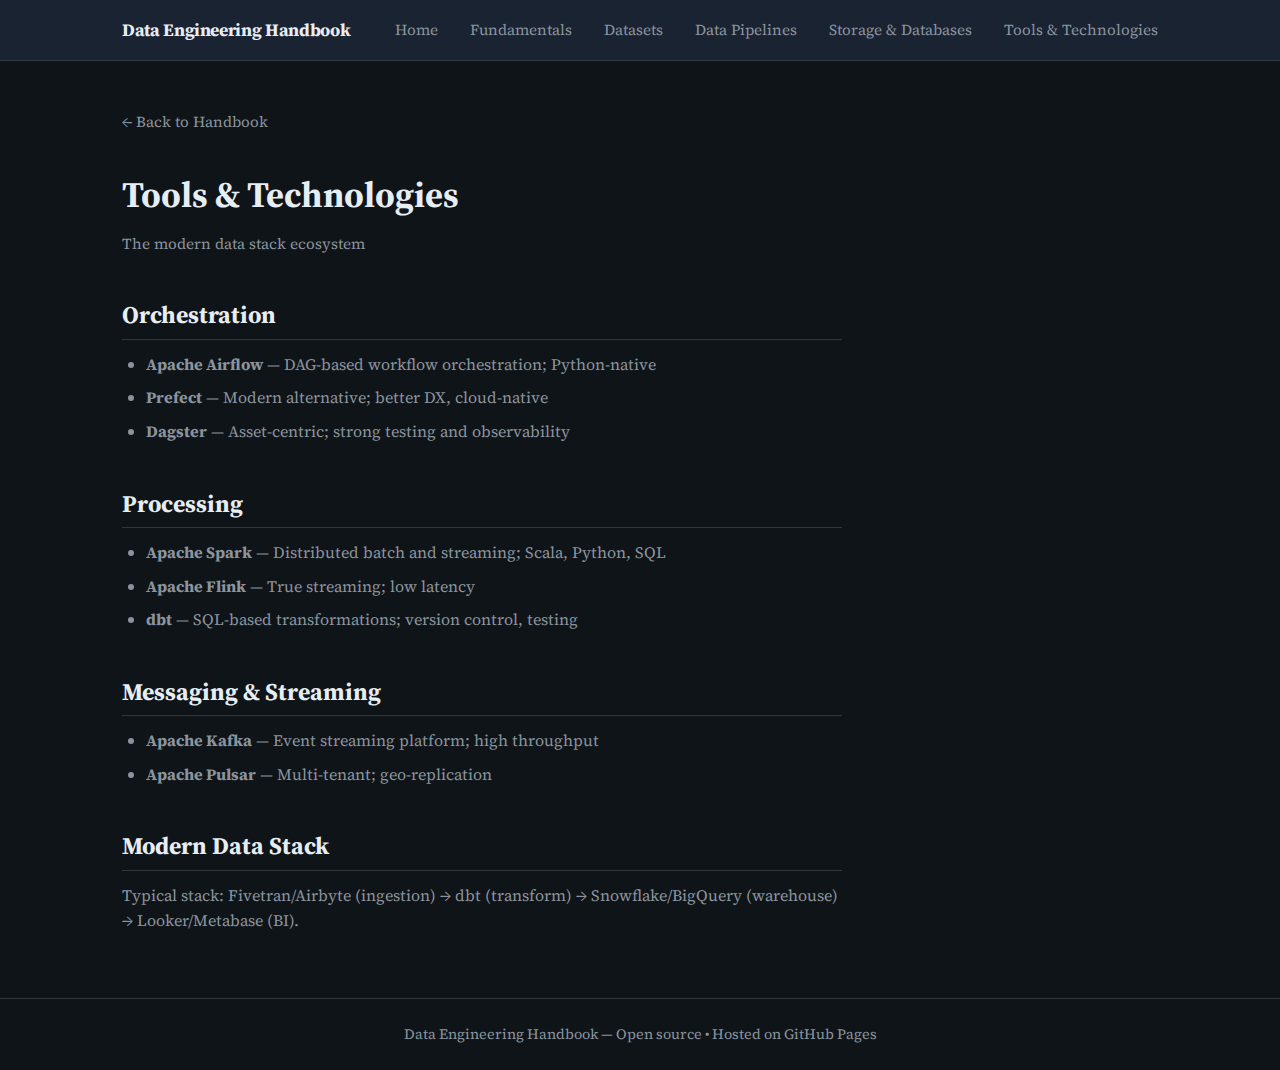
<file: tools.html>
<!DOCTYPE html>
<html lang="en">
<head>
  <meta charset="UTF-8">
  <meta name="viewport" content="width=device-width, initial-scale=1.0">
  <title>Tools & Technologies | Data Engineering Handbook</title>
  <link rel="stylesheet" href="styles.css">
  <link rel="preconnect" href="https://fonts.googleapis.com">
  <link rel="preconnect" href="https://fonts.gstatic.com" crossorigin>
  <link href="https://fonts.googleapis.com/css2?family=JetBrains+Mono:wght@400;500;600&family=Source+Serif+4:ital,wght@0,400;0,600;0,700;1,400&display=swap" rel="stylesheet">
</head>
<body>
  <header class="site-header">
    <nav class="nav-container">
      <a href="index.html" class="logo">Data Engineering Handbook</a>
      <ul class="nav-links">
        <li><a href="index.html">Home</a></li>
        <li><a href="fundamentals.html">Fundamentals</a></li>
        <li><a href="datasets.html">Datasets</a></li>
        <li><a href="pipelines.html">Data Pipelines</a></li>
        <li><a href="storage.html">Storage & Databases</a></li>
        <li><a href="tools.html">Tools & Technologies</a></li>
      </ul>
    </nav>
  </header>

  <main class="main-content">
    <a href="index.html" class="back-link">← Back to Handbook</a>
    
    <article class="article-content">
      <h1>Tools & Technologies</h1>
      <p class="meta">The modern data stack ecosystem</p>

      <h2>Orchestration</h2>
      <ul>
        <li><strong>Apache Airflow</strong> — DAG-based workflow orchestration; Python-native</li>
        <li><strong>Prefect</strong> — Modern alternative; better DX, cloud-native</li>
        <li><strong>Dagster</strong> — Asset-centric; strong testing and observability</li>
      </ul>

      <h2>Processing</h2>
      <ul>
        <li><strong>Apache Spark</strong> — Distributed batch and streaming; Scala, Python, SQL</li>
        <li><strong>Apache Flink</strong> — True streaming; low latency</li>
        <li><strong>dbt</strong> — SQL-based transformations; version control, testing</li>
      </ul>

      <h2>Messaging & Streaming</h2>
      <ul>
        <li><strong>Apache Kafka</strong> — Event streaming platform; high throughput</li>
        <li><strong>Apache Pulsar</strong> — Multi-tenant; geo-replication</li>
      </ul>

      <h2>Modern Data Stack</h2>
      <p>Typical stack: Fivetran/Airbyte (ingestion) → dbt (transform) → Snowflake/BigQuery (warehouse) → Looker/Metabase (BI).</p>
    </article>
  </main>

  <footer class="site-footer">
    <p>Data Engineering Handbook — Open source • Hosted on GitHub Pages</p>
  </footer>
</body>
</html>
</file>
<file: styles.css>
/* Data Engineering Handbook - Styles */
:root {
  --bg-primary: #0f1419;
  --bg-secondary: #1a2332;
  --bg-card: #1e2a3a;
  --text-primary: #e6edf3;
  --text-secondary: #8b949e;
  --accent: #58a6ff;
  --accent-dim: #388bfd66;
  --success: #3fb950;
  --border: #30363d;
  --font-serif: 'Source Serif 4', Georgia, serif;
  --font-mono: 'JetBrains Mono', 'Fira Code', monospace;
}

* {
  box-sizing: border-box;
  margin: 0;
  padding: 0;
}

html {
  scroll-behavior: smooth;
}

body {
  font-family: var(--font-serif);
  background: var(--bg-primary);
  color: var(--text-primary);
  line-height: 1.6;
  min-height: 100vh;
  display: flex;
  flex-direction: column;
}

/* Header */
.site-header {
  background: var(--bg-secondary);
  border-bottom: 1px solid var(--border);
  position: sticky;
  top: 0;
  z-index: 100;
}

.nav-container {
  max-width: 1100px;
  margin: 0 auto;
  padding: 1rem 2rem;
  display: flex;
  justify-content: space-between;
  align-items: center;
}

.logo {
  font-weight: 700;
  font-size: 1.1rem;
  color: var(--text-primary);
  text-decoration: none;
  letter-spacing: -0.02em;
}

.logo:hover {
  color: var(--accent);
}

.nav-links {
  display: flex;
  list-style: none;
  gap: 2rem;
}

.nav-links a {
  color: var(--text-secondary);
  text-decoration: none;
  font-size: 0.95rem;
  transition: color 0.2s;
}

.nav-links a:hover {
  color: var(--accent);
}

/* Main content */
.main-content {
  flex: 1;
  max-width: 1100px;
  margin: 0 auto;
  padding: 3rem 2rem;
  width: 100%;
}

/* Hero */
.hero {
  margin-bottom: 4rem;
}

.hero h1 {
  font-size: clamp(2.5rem, 5vw, 3.5rem);
  font-weight: 700;
  letter-spacing: -0.03em;
  margin-bottom: 0.75rem;
  background: linear-gradient(135deg, var(--text-primary) 0%, var(--text-secondary) 100%);
  -webkit-background-clip: text;
  -webkit-text-fill-color: transparent;
  background-clip: text;
}

.tagline {
  font-size: 1.35rem;
  color: var(--accent);
  margin-bottom: 0.5rem;
}

.hero-desc {
  color: var(--text-secondary);
  font-size: 1.1rem;
  max-width: 600px;
  margin-bottom: 2rem;
}

.hero-cta {
  display: inline-block;
  padding: 0.75rem 1.5rem;
  background: var(--accent);
  color: var(--bg-primary);
  text-decoration: none;
  font-weight: 600;
  border-radius: 6px;
  transition: opacity 0.2s;
}

.hero-cta:hover {
  opacity: 0.9;
}

/* Table of contents */
.toc-section h2,
.quick-links h2 {
  font-size: 1.25rem;
  font-weight: 600;
  color: var(--text-secondary);
  text-transform: uppercase;
  letter-spacing: 0.1em;
  margin-bottom: 1.5rem;
}

.toc-grid {
  display: grid;
  grid-template-columns: repeat(auto-fit, minmax(240px, 1fr));
  gap: 1.5rem;
}

.toc-card {
  background: var(--bg-card);
  border: 1px solid var(--border);
  border-radius: 8px;
  padding: 1.5rem;
  text-decoration: none;
  color: inherit;
  transition: border-color 0.2s, transform 0.2s;
}

.toc-card:hover {
  border-color: var(--accent);
  transform: translateY(-2px);
}

.toc-icon {
  display: block;
  font-family: var(--font-mono);
  font-size: 0.85rem;
  color: var(--accent-dim);
  margin-bottom: 0.75rem;
}

.toc-card h3 {
  font-size: 1.15rem;
  margin-bottom: 0.5rem;
}

.toc-card p {
  font-size: 0.95rem;
  color: var(--text-secondary);
  line-height: 1.5;
}

/* Quick links */
.quick-links {
  margin-top: 4rem;
}

.quick-grid {
  display: flex;
  flex-wrap: wrap;
  gap: 1rem;
}

.quick-item {
  background: var(--bg-card);
  border: 1px solid var(--border);
  border-radius: 6px;
  padding: 1rem 1.25rem;
  flex: 1;
  min-width: 200px;
}

.quick-item code {
  display: block;
  font-family: var(--font-mono);
  font-size: 0.9rem;
  color: var(--accent);
  margin-bottom: 0.25rem;
}

.quick-item span {
  font-size: 0.85rem;
  color: var(--text-secondary);
}

/* Article pages */
.article-content {
  max-width: 720px;
}

.article-content h1 {
  font-size: 2.25rem;
  margin-bottom: 0.5rem;
}

.article-content .meta {
  color: var(--text-secondary);
  font-size: 0.95rem;
  margin-bottom: 2rem;
}

.article-content h2 {
  font-size: 1.5rem;
  margin-top: 2.5rem;
  margin-bottom: 0.75rem;
  padding-bottom: 0.25rem;
  border-bottom: 1px solid var(--border);
}

.article-content h3 {
  font-size: 1.2rem;
  margin-top: 1.5rem;
  margin-bottom: 0.5rem;
}

.article-content p {
  margin-bottom: 1rem;
  color: var(--text-secondary);
}

.article-content ul, .article-content ol {
  margin-bottom: 1rem;
  padding-left: 1.5rem;
  color: var(--text-secondary);
}

.article-content li {
  margin-bottom: 0.5rem;
}

.article-content code {
  font-family: var(--font-mono);
  font-size: 0.9em;
  background: var(--bg-card);
  padding: 0.15em 0.4em;
  border-radius: 4px;
  color: var(--accent);
}

.article-content pre {
  background: var(--bg-card);
  border: 1px solid var(--border);
  border-radius: 6px;
  padding: 1rem;
  overflow-x: auto;
  margin-bottom: 1rem;
}

.article-content pre code {
  background: none;
  padding: 0;
  color: var(--text-primary);
}

/* Footer */
.site-footer {
  border-top: 1px solid var(--border);
  padding: 1.5rem 2rem;
  text-align: center;
}

.site-footer p {
  font-size: 0.9rem;
  color: var(--text-secondary);
}

/* Back link */
.back-link {
  display: inline-flex;
  align-items: center;
  gap: 0.5rem;
  color: var(--text-secondary);
  text-decoration: none;
  font-size: 0.95rem;
  margin-bottom: 2rem;
}

.back-link:hover {
  color: var(--accent);
}

/* Comparison tables */
.comparison-table {
  overflow-x: auto;
  margin-bottom: 2rem;
}

.comparison-table table {
  width: 100%;
  border-collapse: collapse;
  font-size: 0.95rem;
}

.comparison-table th,
.comparison-table td {
  padding: 0.75rem 1rem;
  text-align: left;
  border: 1px solid var(--border);
}

.comparison-table th {
  background: var(--bg-card);
  color: var(--accent);
  font-weight: 600;
}

.comparison-table td {
  color: var(--text-secondary);
}

.comparison-table tr:hover td {
  background: var(--bg-secondary);
}

/* Book index table */
.index-table {
  width: 100%;
  max-width: 560px;
  border-collapse: collapse;
  font-size: 1rem;
}

.index-table td {
  padding: 0.4rem 0;
  vertical-align: baseline;
  border-bottom: 1px solid var(--border);
}

.index-table tr:last-child td {
  border-bottom: none;
}

.index-table .index-num {
  width: 2.5rem;
  padding-right: 1rem;
  font-variant-numeric: tabular-nums;
  color: var(--text-secondary);
}

.index-table .index-num a,
.index-table .index-title a {
  color: inherit;
  text-decoration: none;
}

.index-table .index-title a:hover,
.index-table .index-num a:hover {
  color: var(--accent);
}

.index-table .index-title {
  color: var(--text-primary);
}

/* Chapter viewer (markdown rendered) */
.chapter-viewer .markdown-body {
  color: var(--text-secondary);
}

.chapter-viewer .markdown-body h1 {
  font-size: 2rem;
  color: var(--text-primary);
  margin-bottom: 1rem;
}

.chapter-viewer .markdown-body h2 {
  font-size: 1.35rem;
  color: var(--text-primary);
  margin-top: 2rem;
  margin-bottom: 0.5rem;
}

.chapter-viewer .markdown-body h3 {
  font-size: 1.15rem;
  color: var(--text-primary);
  margin-top: 1.25rem;
}

.chapter-viewer .markdown-body hr {
  border: none;
  border-top: 1px solid var(--border);
  margin: 1.5rem 0;
}

.chapter-viewer .markdown-body ul,
.chapter-viewer .markdown-body ol {
  margin: 0.75rem 0;
  padding-left: 1.5rem;
}

.chapter-viewer .markdown-body li {
  margin-bottom: 0.35rem;
}

.chapter-viewer .markdown-body code {
  font-family: var(--font-mono);
  font-size: 0.9em;
  background: var(--bg-card);
  padding: 0.15em 0.4em;
  border-radius: 4px;
  color: var(--accent);
}

.chapter-viewer .markdown-body pre {
  background: var(--bg-card);
  border: 1px solid var(--border);
  border-radius: 6px;
  padding: 1rem;
  overflow-x: auto;
  margin: 1rem 0;
}

.chapter-viewer .markdown-body pre code {
  background: none;
  padding: 0;
  color: var(--text-primary);
}

.chapter-error p {
  color: var(--text-secondary);
}

.chapter-error a {
  color: var(--accent);
}

/* Responsive */
@media (max-width: 768px) {
  .nav-container {
    flex-direction: column;
    gap: 1rem;
  }

  .nav-links {
    gap: 1rem;
  }

  .main-content {
    padding: 2rem 1.25rem;
  }
}
</file>
